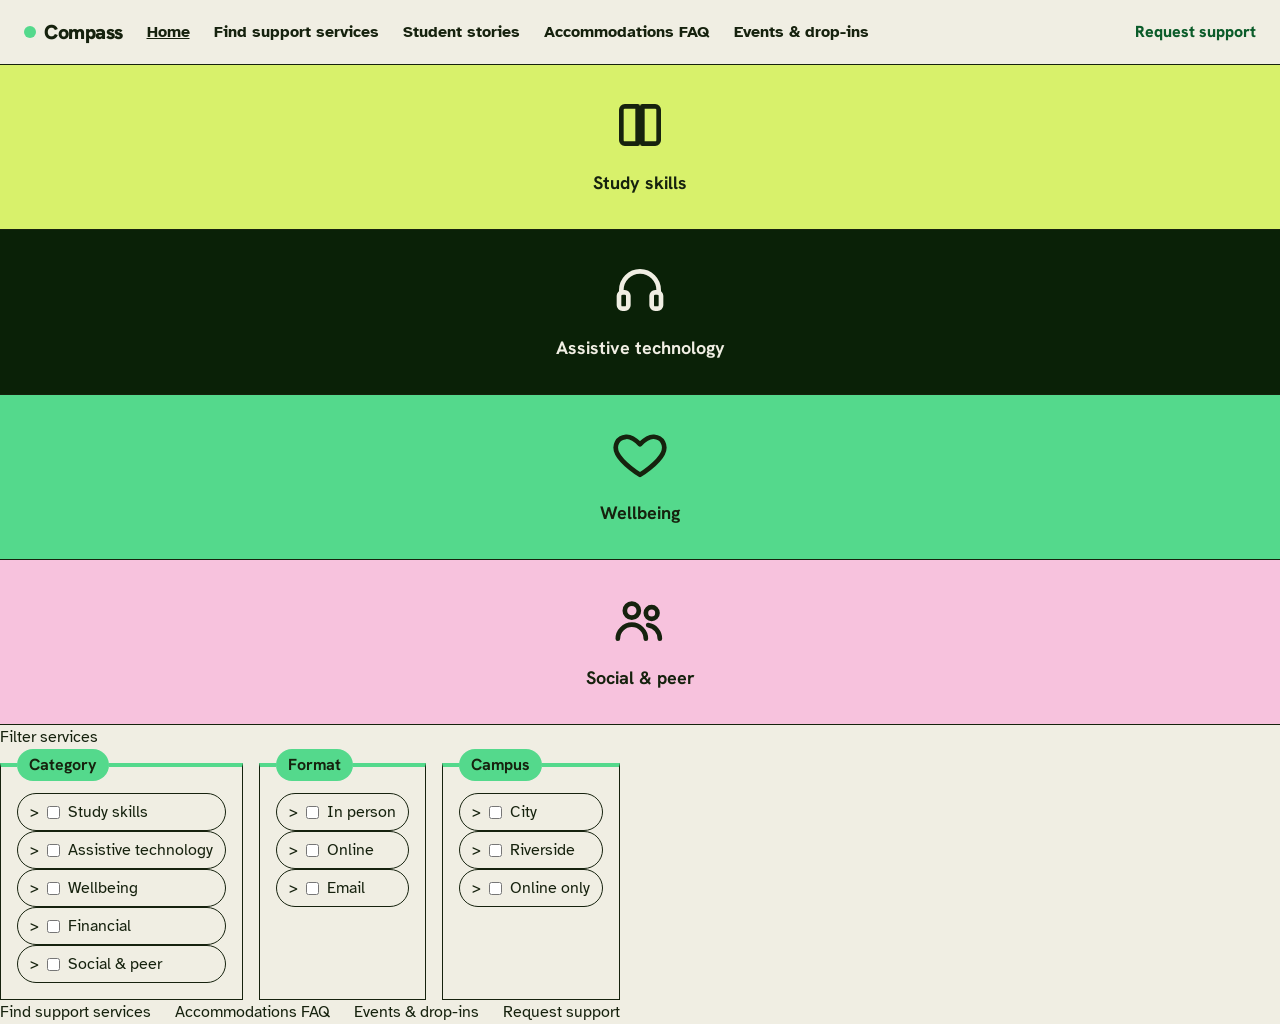
<file: index.html>
<!doctype html>
<html lang="en-IE">
  <head>
    <meta charset="utf-8" />
    <meta name="viewport" content="width=device-width, initial-scale=1" />
    <title>
      Week 03 starter — Compass header/nav, support cells &amp; filters
    </title>
    <link rel="preconnect" href="https://fonts.googleapis.com" />
    <link rel="preconnect" href="https://fonts.gstatic.com" crossorigin />
    <link
      href="https://fonts.googleapis.com/css2?family=Atkinson+Hyperlegible:ital,wght@0,400;0,700;1,400;1,700&family=Hanken+Grotesk:wght@500;700;800;900&display=swap"
      rel="stylesheet"
    />
    <link rel="stylesheet" href="assets/app.css" />
  </head>
  <body class="bg-paper font-sans text-ink">
    <!-- Base colour and type (bg-paper, font-sans, text-ink) are already
         here, same three classes as weeks 1 and 2 — nothing new to add.
         Nothing below has a layout class yet, though: the header row, the
         nav links, the support cells, and the filters' fieldsets are
         all still in normal document flow, everything just stacking one thing
         under another. That's what Flexbox is for. -->

    <header>
      <div
        class="mx-auto flex max-w-7xl flex-wrap items-center gap-6 px-6 py-4"
      >
        <a
          href="index.html"
          class="flex items-center font-display text-xl font-black tracking-tight text-ink no-underline"
        >
          <span
            aria-hidden="true"
            class="mr-2 size-3 rounded-full bg-green"
          ></span>
          Compass
        </a>
        <nav aria-label="Primary" class="contents">
          <a
            href="index.html"
            class="py-1 text-base font-bold text-ink underline"
            aria-current="page"
            >Home</a
          >
          <a
            href="find-support-services.html"
            class="py-1 text-base font-bold text-ink no-underline"
            >Find support services</a
          >
          <a
            href="student-stories.html"
            class="py-1 text-base font-bold text-ink no-underline"
            >Student stories</a
          >
          <a
            href="accommodations-faq.html"
            class="py-1 text-base font-bold text-ink no-underline"
            >Accommodations FAQ</a
          >
          <a
            href="events.html"
            class="py-1 text-base font-bold text-ink no-underline"
            >Events &amp; drop-ins</a
          >
          <a
            href="request-support.html"
            class="ml-auto py-1 font-display text-base font-extrabold text-link no-underline"
            >Request support</a
          >
        </nav>
      </div>
    </header>

    <main>
      <!-- Colour, border, padding, and type here are exactly what you built
           in week 2 — carried over as given, so this week is only about
           the one thing that's new: the icon still sits beside its
           label instead of stacked above it, because nothing here uses
           Flexbox yet. -->
      <ul class="list-none border-t-(length:--rule) border-ink pl-0">
        <li
          class="flex flex-col items-center gap-4 border-b-(length:--rule) border-ink bg-lime p-8 text-center text-on-light"
        >
          <svg
            class="h-14 w-14"
            viewBox="0 0 24 24"
            fill="none"
            stroke="currentColor"
            stroke-width="2"
            stroke-linecap="round"
            stroke-linejoin="round"
            aria-hidden="true"
          >
            <path
              d="M4 5.5C4 4.67 4.67 4 5.5 4H11v16H5.5A1.5 1.5 0 0 1 4 18.5v-13Z"
            />
            <path
              d="M20 5.5c0-.83-.67-1.5-1.5-1.5H13v16h5.5c.83 0 1.5-.67 1.5-1.5v-13Z"
            />
          </svg>
          <span class="font-display text-lg font-bold">Study skills</span>
        </li>
        <li
          class="flex flex-col items-center gap-4 border-b-(length:--rule) border-ink bg-ink-deep p-8 text-center text-on-dark"
        >
          <svg
            class="h-14 w-14"
            viewBox="0 0 24 24"
            fill="none"
            stroke="currentColor"
            stroke-width="2"
            stroke-linecap="round"
            stroke-linejoin="round"
            aria-hidden="true"
          >
            <path d="M4 13v-1a8 8 0 0 1 16 0v1" />
            <rect x="3" y="13" width="4" height="7" rx="1.5" />
            <rect x="17" y="13" width="4" height="7" rx="1.5" />
          </svg>
          <span class="font-display text-lg font-bold"
            >Assistive technology</span
          >
        </li>
        <li
          class="flex flex-col items-center gap-4 border-b-(length:--rule) border-ink bg-green p-8 text-center text-on-light"
        >
          <svg
            class="h-14 w-14"
            viewBox="0 0 24 24"
            fill="none"
            stroke="currentColor"
            stroke-width="2"
            stroke-linecap="round"
            stroke-linejoin="round"
            aria-hidden="true"
          >
            <path
              d="M12 20.5s-7.5-4.6-9.8-9.2C.6 7.8 2.4 4.5 6 4.2c2-.2 3.7.9 6 3.2 2.3-2.3 4-3.4 6-3.2 3.6.3 5.4 3.6 3.8 7.1C19.5 15.9 12 20.5 12 20.5Z"
            />
          </svg>
          <span class="font-display text-lg font-bold">Wellbeing</span>
        </li>
        <li
          class="flex flex-col items-center gap-4 border-b-(length:--rule) border-ink bg-pink p-8 text-center text-on-light"
        >
          <svg
            class="h-14 w-14"
            viewBox="0 0 24 24"
            fill="none"
            stroke="currentColor"
            stroke-width="2"
            stroke-linecap="round"
            stroke-linejoin="round"
            aria-hidden="true"
          >
            <circle cx="8.5" cy="8" r="3" />
            <path d="M2.5 20c0-3.3 2.7-6 6-6s6 2.7 6 6" />
            <circle cx="17" cy="9" r="2.5" />
            <path d="M15.5 14.2c2.9.4 5 2.9 5 5.8" />
          </svg>
          <span class="font-display text-lg font-bold">Social &amp; peer</span>
        </li>
      </ul>

      <form aria-labelledby="filter-heading" method="get" action="#">
        <h2 id="filter-heading">Filter services</h2>

        <div class="flex flex-wrap gap-4">
          <fieldset
            class="border-(length:--rule) border-t-4 border-ink border-t-green bg-paper px-4 pt-3 pb-4"
          >
            <legend
              class="rounded-full bg-green px-3 py-1 font-display text-base font-bold text-on-light"
            >
              Category
            </legend>
            <label
              class="flex items-center gap-2 rounded-full border-(length:--rule) border-ink bg-paper px-3 py-1.5 font-normal"
            >
              ><input type="checkbox" name="category" value="study-skills" />
              Study skills</label
            >
            <label
              class="flex items-center gap-2 rounded-full border-(length:--rule) border-ink bg-paper px-3 py-1.5 font-normal"
            >
              ><input type="checkbox" name="category" value="assistive-tech" />
              Assistive technology</label
            >
            <label
              class="flex items-center gap-2 rounded-full border-(length:--rule) border-ink bg-paper px-3 py-1.5 font-normal"
            >
              ><input type="checkbox" name="category" value="wellbeing" />
              Wellbeing</label
            >
            <label
              class="flex items-center gap-2 rounded-full border-(length:--rule) border-ink bg-paper px-3 py-1.5 font-normal"
            >
              ><input type="checkbox" name="category" value="financial" />
              Financial</label
            >
            <label
              class="flex items-center gap-2 rounded-full border-(length:--rule) border-ink bg-paper px-3 py-1.5 font-normal"
            >
              ><input type="checkbox" name="category" value="social" /> Social
              &amp; peer</label
            >
          </fieldset>

          <fieldset
            class="border-(length:--rule) border-t-4 border-ink border-t-green bg-paper px-4 pt-3 pb-4"
          >
            <legend
              class="rounded-full bg-green px-3 py-1 font-display text-base font-bold text-on-light"
            >
              Format
            </legend>
            <label
              class="flex items-center gap-2 rounded-full border-(length:--rule) border-ink bg-paper px-3 py-1.5 font-normal"
            >
              ><input type="checkbox" name="format" value="in-person" /> In
              person</label
            >
            <label
              class="flex items-center gap-2 rounded-full border-(length:--rule) border-ink bg-paper px-3 py-1.5 font-normal"
            >
              ><input type="checkbox" name="format" value="online" />
              Online</label
            >
            <label
              class="flex items-center gap-2 rounded-full border-(length:--rule) border-ink bg-paper px-3 py-1.5 font-normal"
            >
              ><input type="checkbox" name="format" value="email" />
              Email</label
            >
          </fieldset>

          <fieldset
            class="border-(length:--rule) border-t-4 border-ink border-t-green bg-paper px-4 pt-3 pb-4"
          >
            <legend
              class="rounded-full bg-green px-3 py-1 font-display text-base font-bold text-on-light"
            >
              Campus
            </legend>
            <label
              class="flex items-center gap-2 rounded-full border-(length:--rule) border-ink bg-paper px-3 py-1.5 font-normal"
            >
              ><input type="checkbox" name="campus" value="city" /> City</label
            >
            <label
              class="flex items-center gap-2 rounded-full border-(length:--rule) border-ink bg-paper px-3 py-1.5 font-normal"
            >
              ><input type="checkbox" name="campus" value="riverside" />
              Riverside</label
            >
            <label
              class="flex items-center gap-2 rounded-full border-(length:--rule) border-ink bg-paper px-3 py-1.5 font-normal"
            >
              ><input type="checkbox" name="campus" value="online-only" />
              Online only</label
            >
          </fieldset>
        </div>
      </form>
    </main>

    <!-- Homework target: build this into a real footer link list using
         gap-x-*/gap-y-*. Nothing here has a class yet either. -->
    <footer>
      <nav aria-label="Footer">
        <ul class="flex flex-wrap gap-x-6 gap-y-3">
          <li>
            <a href="find-support-services.html">Find support services</a>
          </li>
          <li><a href="accommodations-faq.html">Accommodations FAQ</a></li>
          <li><a href="events.html">Events &amp; drop-ins</a></li>
          <li><a href="request-support.html">Request support</a></li>
        </ul>
      </nav>
    </footer>
  </body>
</html>
</file>
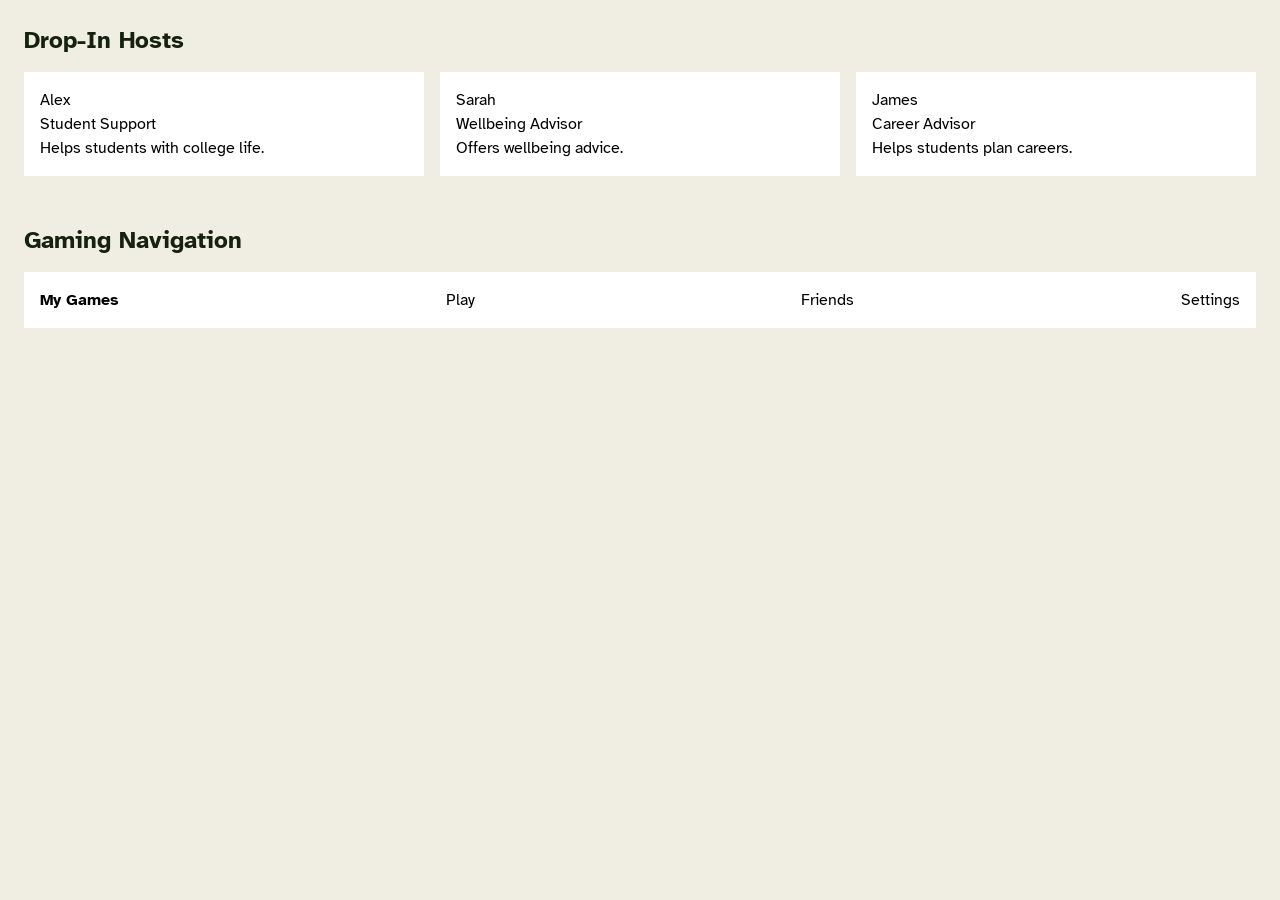
<file: practice.html>
<!doctype html>
<html lang="en-IE">
  <head>
    <meta charset="utf-8" />
    <meta name="viewport" content="width=device-width, initial-scale=1" />
    <title>Week 03 practice</title>
    <link rel="preconnect" href="https://fonts.googleapis.com" />
    <link rel="preconnect" href="https://fonts.gstatic.com" crossorigin />
    <link
      href="https://fonts.googleapis.com/css2?family=Atkinson+Hyperlegible:ital,wght@0,400;0,700;1,400;1,700&family=Hanken+Grotesk:wght@500;700;800;900&display=swap"
      rel="stylesheet"
    />
    <link rel="stylesheet" href="assets/app.css" />
  </head>
  <body class="bg-paper font-sans text-ink">
    <!-- A blank page wired to the same stylesheet as index.html, and to the
         same watcher: any class you type here is built automatically.
         Use it for this week's pattern gallery, challenges and anything you
         want to break on purpose, so index.html keeps matching the guided
         build. -->
    <main>
  <section class="p-6">
    <h2 class="mb-4 text-2xl font-bold">Drop-In Hosts</h2>

    <div class="flex flex-wrap gap-4">
      <div class="flex-1 bg-white p-4 text-black">
        <h3>Alex</h3>
        <p>Student Support</p>
        <p>Helps students with college life.</p>
      </div>

      <div class="flex-1 bg-white p-4 text-black">
        <h3>Sarah</h3>
        <p>Wellbeing Advisor</p>
        <p>Offers wellbeing advice.</p>
      </div>

      <div class="flex-1 bg-white p-4 text-black">
        <h3>James</h3>
        <p>Career Advisor</p>
        <p>Helps students plan careers.</p>
      </div>
    </div>
  </section>
  <section class="p-6">
  <h2 class="mb-4 text-2xl font-bold">Gaming Navigation</h2>

  <nav class="flex flex-wrap items-center justify-between gap-4 bg-white p-4 text-black">
    <span class="font-bold">My Games</span>
    <a href="">Play</a>
    <a href="">Friends</a>
    <a href="">Settings</a>
  </nav>
</section>
</main>
  </body>
</html>

<!-- Website: https://www.roblox.com/

I recreated a navigation bar from Roblox using my own links. The main axis is horizontal. justify-between spaces the links across the row, and items-center lines them up them vertically. -->
</file>
<file: assets/app.css>
/*! tailwindcss v4.3.3 | MIT License | https://tailwindcss.com */
@layer properties;
@layer theme, base, components, utilities;
@layer theme {
  :root, :host {
    --font-sans: "Atkinson Hyperlegible", system-ui, -apple-system, "Segoe UI", sans-serif;
    --font-mono: ui-monospace, SFMono-Regular, Menlo, Monaco, Consolas, "Liberation Mono",
      "Courier New", monospace;
    --color-black: #000;
    --color-white: #fff;
    --spacing: 0.25rem;
    --container-7xl: 80rem;
    --text-base: 1rem;
    --text-base--line-height: calc(1.5 / 1);
    --text-lg: 1.125rem;
    --text-lg--line-height: calc(1.75 / 1.125);
    --text-xl: 1.25rem;
    --text-xl--line-height: calc(1.75 / 1.25);
    --text-2xl: 1.5rem;
    --text-2xl--line-height: calc(2 / 1.5);
    --font-weight-normal: 400;
    --font-weight-bold: 700;
    --font-weight-extrabold: 800;
    --font-weight-black: 900;
    --tracking-tight: -0.025em;
    --default-font-family: var(--font-sans);
    --default-mono-font-family: var(--font-mono);
    --font-display: "Hanken Grotesk", ui-sans-serif, system-ui, sans-serif;
    --color-paper: #f0eee3;
    --color-ink: #16220e;
    --color-ink-deep: #0a2107;
    --color-green: #54d98c;
    --color-lime: #d8f16b;
    --color-pink: #f7c2dd;
    --color-link: #0b5c2a;
    --color-on-light: #16220e;
    --color-on-dark: #f0eee3;
  }
}
@layer base {
  *, ::after, ::before, ::backdrop, ::file-selector-button {
    box-sizing: border-box;
    margin: 0;
    padding: 0;
    border: 0 solid;
  }
  html, :host {
    line-height: 1.5;
    -webkit-text-size-adjust: 100%;
    tab-size: 4;
    font-family: var(--default-font-family, -apple-system, BlinkMacSystemFont, "Segoe UI", Roboto, "Helvetica Neue", "Noto Sans", Arial, sans-serif, "Apple Color Emoji", "Segoe UI Emoji", "Segoe UI Symbol", "Noto Color Emoji");
    font-feature-settings: var(--default-font-feature-settings, normal);
    font-variation-settings: var(--default-font-variation-settings, normal);
    -webkit-tap-highlight-color: transparent;
  }
  hr {
    height: 0;
    color: inherit;
    border-top-width: 1px;
  }
  abbr:where([title]) {
    -webkit-text-decoration: underline dotted;
    text-decoration: underline dotted;
  }
  h1, h2, h3, h4, h5, h6 {
    font-size: inherit;
    font-weight: inherit;
  }
  a {
    color: inherit;
    -webkit-text-decoration: inherit;
    text-decoration: inherit;
  }
  b, strong {
    font-weight: bolder;
  }
  code, kbd, samp, pre {
    font-family: var(--default-mono-font-family, ui-monospace, SFMono-Regular, Menlo, Monaco, Consolas, "Liberation Mono", "Courier New", monospace);
    font-feature-settings: var(--default-mono-font-feature-settings, normal);
    font-variation-settings: var(--default-mono-font-variation-settings, normal);
    font-size: 1em;
  }
  small {
    font-size: 80%;
  }
  sub, sup {
    font-size: 75%;
    line-height: 0;
    position: relative;
    vertical-align: baseline;
  }
  sub {
    bottom: -0.25em;
  }
  sup {
    top: -0.5em;
  }
  table {
    text-indent: 0;
    border-color: inherit;
    border-collapse: collapse;
  }
  :-moz-focusring:where(:not(iframe)) {
    outline: auto;
  }
  progress {
    vertical-align: baseline;
  }
  summary {
    display: list-item;
  }
  ol, ul, menu {
    list-style: none;
  }
  img, svg, video, canvas, audio, iframe, embed, object {
    display: block;
    vertical-align: middle;
  }
  img, video {
    max-width: 100%;
    height: auto;
  }
  button, input, select, optgroup, textarea, ::file-selector-button {
    font: inherit;
    font-feature-settings: inherit;
    font-variation-settings: inherit;
    letter-spacing: inherit;
    color: inherit;
    border-radius: 0;
    background-color: transparent;
    opacity: 1;
  }
  :where(select:is([multiple], [size])) optgroup {
    font-weight: bolder;
  }
  :where(select:is([multiple], [size])) optgroup option {
    padding-inline-start: 20px;
  }
  ::file-selector-button {
    margin-inline-end: 4px;
  }
  ::placeholder {
    opacity: 1;
  }
  @supports (not (-webkit-appearance: -apple-pay-button))  or (contain-intrinsic-size: 1px) {
    ::placeholder {
      color: currentcolor;
      @supports (color: color-mix(in lab, red, red)) {
        color: color-mix(in oklab, currentcolor 50%, transparent);
      }
    }
  }
  textarea {
    resize: vertical;
  }
  ::-webkit-search-decoration {
    -webkit-appearance: none;
  }
  ::-webkit-date-and-time-value {
    min-height: 1lh;
    text-align: inherit;
  }
  ::-webkit-datetime-edit {
    display: inline-flex;
  }
  ::-webkit-datetime-edit-fields-wrapper {
    padding: 0;
  }
  ::-webkit-datetime-edit, ::-webkit-datetime-edit-year-field, ::-webkit-datetime-edit-month-field, ::-webkit-datetime-edit-day-field, ::-webkit-datetime-edit-hour-field, ::-webkit-datetime-edit-minute-field, ::-webkit-datetime-edit-second-field, ::-webkit-datetime-edit-millisecond-field, ::-webkit-datetime-edit-meridiem-field {
    padding-block: 0;
  }
  ::-webkit-calendar-picker-indicator {
    line-height: 1;
  }
  :-moz-ui-invalid {
    box-shadow: none;
  }
  button, input:where([type="button"], [type="reset"], [type="submit"]), ::file-selector-button {
    appearance: button;
  }
  ::-webkit-inner-spin-button, ::-webkit-outer-spin-button {
    height: auto;
  }
  [hidden]:where(:not([hidden="until-found"])) {
    display: none !important;
  }
}
@layer utilities {
  .mx-auto {
    margin-inline: auto;
  }
  .mr-2 {
    margin-right: calc(var(--spacing) * 2);
  }
  .mb-4 {
    margin-bottom: calc(var(--spacing) * 4);
  }
  .ml-auto {
    margin-left: auto;
  }
  .contents {
    display: contents;
  }
  .flex {
    display: flex;
  }
  .table {
    display: table;
  }
  .size-3 {
    width: calc(var(--spacing) * 3);
    height: calc(var(--spacing) * 3);
  }
  .h-14 {
    height: calc(var(--spacing) * 14);
  }
  .w-14 {
    width: calc(var(--spacing) * 14);
  }
  .max-w-7xl {
    max-width: var(--container-7xl);
  }
  .flex-1 {
    flex: 1;
  }
  .border-collapse {
    border-collapse: collapse;
  }
  .resize {
    resize: both;
  }
  .list-none {
    list-style-type: none;
  }
  .flex-col {
    flex-direction: column;
  }
  .flex-wrap {
    flex-wrap: wrap;
  }
  .items-center {
    align-items: center;
  }
  .justify-between {
    justify-content: space-between;
  }
  .gap-2 {
    gap: calc(var(--spacing) * 2);
  }
  .gap-4 {
    gap: calc(var(--spacing) * 4);
  }
  .gap-6 {
    gap: calc(var(--spacing) * 6);
  }
  .gap-x-6 {
    column-gap: calc(var(--spacing) * 6);
  }
  .gap-y-3 {
    row-gap: calc(var(--spacing) * 3);
  }
  .rounded-full {
    border-radius: calc(infinity * 1px);
  }
  .border {
    border-style: var(--tw-border-style);
    border-width: 1px;
  }
  .border-\(length\:--rule\) {
    border-style: var(--tw-border-style);
    border-width: var(--rule);
  }
  .border-t-\(length\:--rule\) {
    border-top-style: var(--tw-border-style);
    border-top-width: var(--rule);
  }
  .border-t-4 {
    border-top-style: var(--tw-border-style);
    border-top-width: 4px;
  }
  .border-b-\(length\:--rule\) {
    border-bottom-style: var(--tw-border-style);
    border-bottom-width: var(--rule);
  }
  .border-ink {
    border-color: var(--color-ink);
  }
  .border-t-green {
    border-top-color: var(--color-green);
  }
  .bg-green {
    background-color: var(--color-green);
  }
  .bg-ink-deep {
    background-color: var(--color-ink-deep);
  }
  .bg-lime {
    background-color: var(--color-lime);
  }
  .bg-paper {
    background-color: var(--color-paper);
  }
  .bg-pink {
    background-color: var(--color-pink);
  }
  .bg-white {
    background-color: var(--color-white);
  }
  .p-4 {
    padding: calc(var(--spacing) * 4);
  }
  .p-6 {
    padding: calc(var(--spacing) * 6);
  }
  .p-8 {
    padding: calc(var(--spacing) * 8);
  }
  .px-3 {
    padding-inline: calc(var(--spacing) * 3);
  }
  .px-4 {
    padding-inline: calc(var(--spacing) * 4);
  }
  .px-6 {
    padding-inline: calc(var(--spacing) * 6);
  }
  .py-1 {
    padding-block: var(--spacing);
  }
  .py-1\.5 {
    padding-block: calc(var(--spacing) * 1.5);
  }
  .py-4 {
    padding-block: calc(var(--spacing) * 4);
  }
  .pt-3 {
    padding-top: calc(var(--spacing) * 3);
  }
  .pb-4 {
    padding-bottom: calc(var(--spacing) * 4);
  }
  .pl-0 {
    padding-left: 0px;
  }
  .text-center {
    text-align: center;
  }
  .font-display {
    font-family: var(--font-display);
  }
  .font-sans {
    font-family: var(--font-sans);
  }
  .text-2xl {
    font-size: var(--text-2xl);
    line-height: var(--tw-leading, var(--text-2xl--line-height));
  }
  .text-base {
    font-size: var(--text-base);
    line-height: var(--tw-leading, var(--text-base--line-height));
  }
  .text-lg {
    font-size: var(--text-lg);
    line-height: var(--tw-leading, var(--text-lg--line-height));
  }
  .text-xl {
    font-size: var(--text-xl);
    line-height: var(--tw-leading, var(--text-xl--line-height));
  }
  .font-black {
    --tw-font-weight: var(--font-weight-black);
    font-weight: var(--font-weight-black);
  }
  .font-bold {
    --tw-font-weight: var(--font-weight-bold);
    font-weight: var(--font-weight-bold);
  }
  .font-extrabold {
    --tw-font-weight: var(--font-weight-extrabold);
    font-weight: var(--font-weight-extrabold);
  }
  .font-normal {
    --tw-font-weight: var(--font-weight-normal);
    font-weight: var(--font-weight-normal);
  }
  .tracking-tight {
    --tw-tracking: var(--tracking-tight);
    letter-spacing: var(--tracking-tight);
  }
  .text-black {
    color: var(--color-black);
  }
  .text-ink {
    color: var(--color-ink);
  }
  .text-link {
    color: var(--color-link);
  }
  .text-on-dark {
    color: var(--color-on-dark);
  }
  .text-on-light {
    color: var(--color-on-light);
  }
  .no-underline {
    text-decoration-line: none;
  }
  .underline {
    text-decoration-line: underline;
  }
  .outline {
    outline-style: var(--tw-outline-style);
    outline-width: 1px;
  }
}
:root {
  --rule: 1.5px;
}
@property --tw-border-style {
  syntax: "*";
  inherits: false;
  initial-value: solid;
}
@property --tw-font-weight {
  syntax: "*";
  inherits: false;
}
@property --tw-tracking {
  syntax: "*";
  inherits: false;
}
@property --tw-outline-style {
  syntax: "*";
  inherits: false;
  initial-value: solid;
}
@layer properties {
  @supports ((-webkit-hyphens: none) and (not (margin-trim: inline))) or ((-moz-orient: inline) and (not (color:rgb(from red r g b)))) {
    *, ::before, ::after, ::backdrop {
      --tw-border-style: solid;
      --tw-font-weight: initial;
      --tw-tracking: initial;
      --tw-outline-style: solid;
    }
  }
}
</file>
